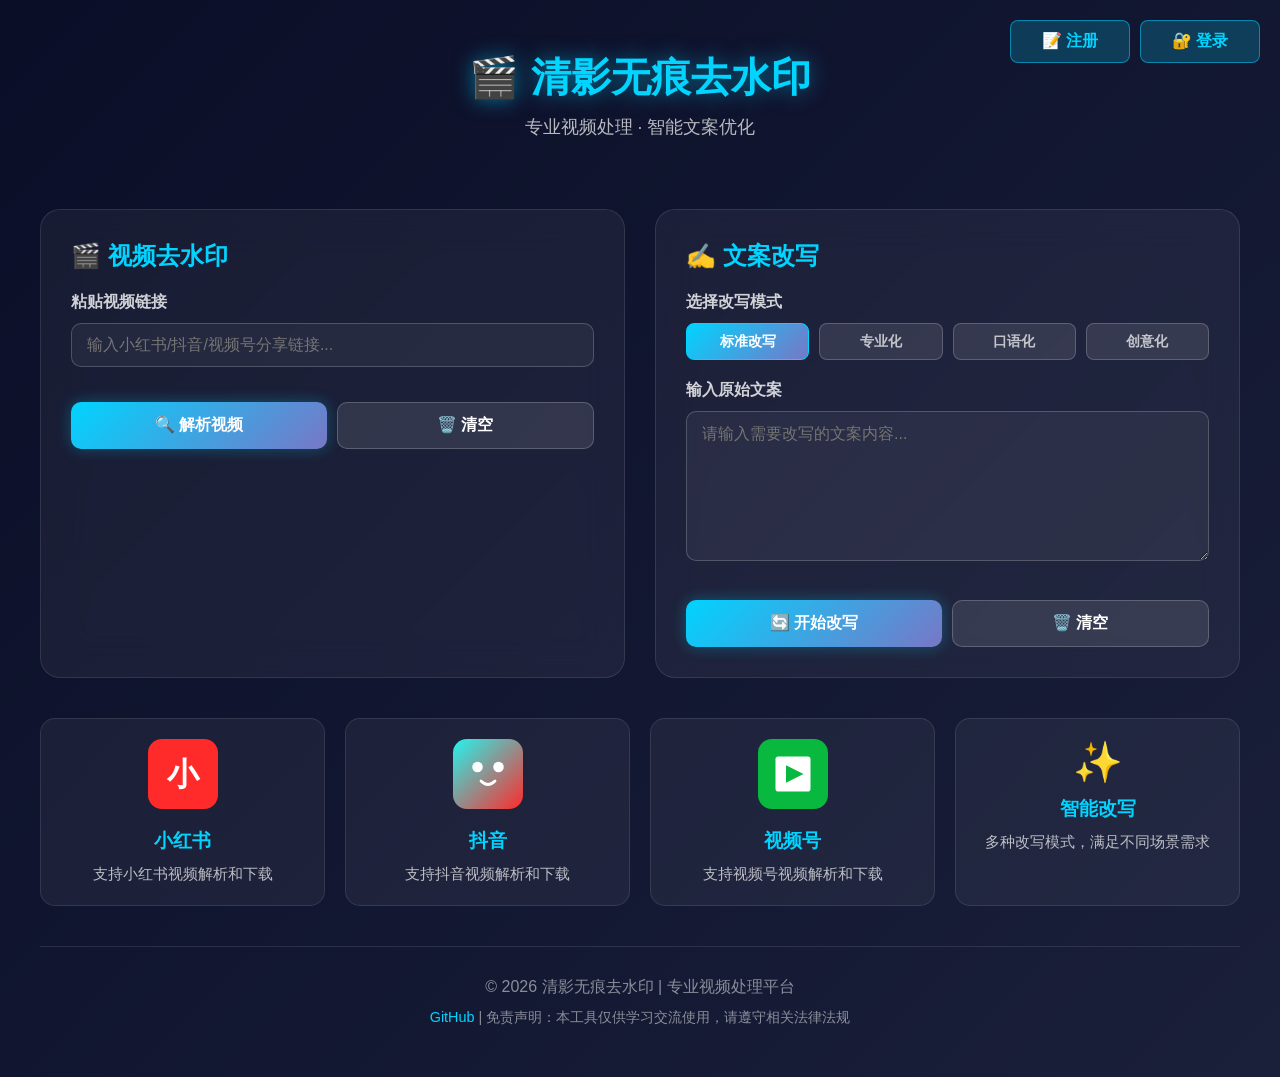
<file: index.html>
<!DOCTYPE html>
<html lang="zh-CN">
<head>
    <meta charset="UTF-8">
    <meta name="viewport" content="width=device-width, initial-scale=1.0">
    <meta http-equiv="Cache-Control" content="no-cache, no-store, must-revalidate">
    <meta http-equiv="Pragma" content="no-cache">
    <meta http-equiv="Expires" content="0">
    <title>清影无痕去水印 - 在线版</title>
    <style>
        * {
            margin: 0;
            padding: 0;
            box-sizing: border-box;
        }

        body {
            font-family: -apple-system, BlinkMacSystemFont, "Segoe UI", Roboto, "Helvetica Neue", Arial, sans-serif;
            background: linear-gradient(135deg, #0a0e27 0%, #1a1f3a 100%);
            color: #d4d4d4;
            min-height: 100vh;
            padding: 20px;
        }

        .container {
            max-width: 1200px;
            margin: 0 auto;
            position: relative;
        }

        header {
            text-align: center;
            margin-bottom: 40px;
            padding: 30px 0;
        }

        header h1 {
            color: #00d4ff;
            font-size: 2.5em;
            margin-bottom: 10px;
            text-shadow: 0 0 20px rgba(0, 212, 255, 0.5);
        }

        header p {
            color: rgba(255, 255, 255, 0.7);
            font-size: 1.1em;
        }

        .main-content {
            display: grid;
            grid-template-columns: 1fr 1fr;
            gap: 30px;
            margin-bottom: 40px;
        }

        .card {
            background: rgba(255, 255, 255, 0.05);
            backdrop-filter: blur(20px);
            border: 1px solid rgba(255, 255, 255, 0.1);
            border-radius: 20px;
            padding: 30px;
            transition: all 0.3s ease;
        }

        .card:hover {
            transform: translateY(-5px);
            box-shadow: 0 10px 40px rgba(0, 212, 255, 0.2);
            border-color: rgba(0, 212, 255, 0.3);
        }

        .card h2 {
            color: #00d4ff;
            margin-bottom: 20px;
            font-size: 1.5em;
        }

        .input-section {
            margin-bottom: 20px;
        }

        .input-section label {
            display: block;
            color: rgba(255, 255, 255, 0.8);
            margin-bottom: 10px;
            font-weight: 600;
        }

        input[type="text"],
        input[type="url"],
        textarea,
        select {
            width: 100%;
            padding: 12px 15px;
            background: rgba(255, 255, 255, 0.05);
            border: 1px solid rgba(255, 255, 255, 0.2);
            border-radius: 10px;
            color: white;
            font-size: 1em;
            font-family: inherit;
            margin-bottom: 15px;
            transition: all 0.3s ease;
        }

        input[type="text"]:focus,
        input[type="url"]:focus,
        textarea:focus,
        select:focus {
            outline: none;
            border-color: #00d4ff;
            box-shadow: 0 0 15px rgba(0, 212, 255, 0.3);
            background: rgba(255, 255, 255, 0.08);
        }

        textarea {
            resize: vertical;
            min-height: 150px;
        }

        .button-group {
            display: flex;
            gap: 10px;
            flex-wrap: wrap;
        }

        button {
            padding: 12px 24px;
            border: none;
            border-radius: 10px;
            font-size: 1em;
            font-weight: 600;
            cursor: pointer;
            transition: all 0.3s ease;
            flex: 1;
            min-width: 120px;
        }

        .btn-primary {
            background: linear-gradient(135deg, #00d4ff 0%, #7877c6 100%);
            color: white;
            box-shadow: 0 0 15px rgba(0, 212, 255, 0.3);
        }

        .btn-primary:hover {
            transform: translateY(-2px);
            box-shadow: 0 5px 20px rgba(0, 212, 255, 0.5);
        }

        .btn-secondary {
            background: rgba(255, 255, 255, 0.1);
            color: white;
            border: 1px solid rgba(255, 255, 255, 0.2);
        }

        .btn-secondary:hover {
            background: rgba(255, 255, 255, 0.15);
        }

        .result-section {
            background: rgba(0, 212, 255, 0.1);
            border: 1px solid rgba(0, 212, 255, 0.3);
            border-radius: 10px;
            padding: 15px;
            margin-top: 20px;
            display: none;
        }

        .result-section.show {
            display: block;
        }

        .result-section h3 {
            color: #00d4ff;
            margin-bottom: 10px;
        }

        .result-text {
            background: rgba(255, 255, 255, 0.05);
            padding: 15px;
            border-radius: 8px;
            color: rgba(255, 255, 255, 0.9);
            word-break: break-all;
            line-height: 1.6;
        }

        .mode-buttons {
            display: flex;
            gap: 10px;
            margin-bottom: 20px;
            flex-wrap: wrap;
        }

        .mode-btn {
            padding: 8px 16px;
            background: rgba(255, 255, 255, 0.1);
            border: 1px solid rgba(255, 255, 255, 0.2);
            border-radius: 8px;
            color: rgba(255, 255, 255, 0.7);
            cursor: pointer;
            transition: all 0.3s ease;
            font-size: 0.9em;
        }

        .mode-btn.active {
            background: linear-gradient(135deg, #00d4ff 0%, #7877c6 100%);
            color: white;
            border-color: #00d4ff;
        }

        .mode-btn:hover {
            background: rgba(0, 212, 255, 0.2);
            border-color: #00d4ff;
            color: #00d4ff;
        }

        .features {
            display: grid;
            grid-template-columns: repeat(auto-fit, minmax(250px, 1fr));
            gap: 20px;
            margin-top: 40px;
        }

        .feature-card {
            background: rgba(255, 255, 255, 0.05);
            border: 1px solid rgba(255, 255, 255, 0.1);
            border-radius: 15px;
            padding: 20px;
            text-align: center;
        }

        .feature-icon {
            font-size: 2.5em;
            margin-bottom: 10px;
        }

        .feature-card h3 {
            color: #00d4ff;
            margin-bottom: 10px;
        }

        .feature-card p {
            color: rgba(255, 255, 255, 0.7);
            font-size: 0.95em;
        }

        .header-buttons {
            position: fixed;
            top: 20px;
            right: 20px;
            display: flex;
            gap: 10px;
            z-index: 1000;
        }

        .header-btn {
            padding: 10px 20px;
            background: rgba(0, 212, 255, 0.2);
            border: 1px solid rgba(0, 212, 255, 0.5);
            border-radius: 8px;
            color: #00d4ff;
            cursor: pointer;
            font-weight: 600;
            transition: all 0.3s ease;
            text-decoration: none;
            display: inline-block;
            font-size: 1em;
            font-family: inherit;
        }

        .header-btn:hover {
            background: rgba(0, 212, 255, 0.3);
            box-shadow: 0 0 15px rgba(0, 212, 255, 0.3);
        }

        .logo-click-area {
            cursor: pointer;
            user-select: none;
        }

        footer {
            text-align: center;
            padding: 30px 0;
            color: rgba(255, 255, 255, 0.5);
            border-top: 1px solid rgba(255, 255, 255, 0.1);
            margin-top: 40px;
        }

        .success-message {
            background: rgba(0, 255, 136, 0.2);
            border: 1px solid rgba(0, 255, 136, 0.4);
            color: #00ff88;
            padding: 15px;
            border-radius: 10px;
            margin-top: 15px;
            display: none;
        }

        .success-message.show {
            display: block;
        }

        @media (max-width: 768px) {
            .main-content {
                grid-template-columns: 1fr;
            }

            header h1 {
                font-size: 1.8em;
            }

            .button-group {
                flex-direction: column;
            }

            button {
                width: 100%;
            }
        }
    </style>
</head>
<body>
    <div class="header-buttons">
        <div id="userInfo" style="display: none; align-items: center; gap: 15px;">
            <span id="username" style="color: #00d4ff; font-weight: 600;"></span>
            <button id="logoutBtn" class="header-btn" style="padding: 8px 16px; font-size: 0.9em;">🚪 登出</button>
        </div>
        <div id="authButtons" style="display: flex; gap: 10px;">
            <button class="header-btn" onclick="navigateToAuth(event)">📝 注册</button>
            <button class="header-btn" onclick="navigateToAuth(event)">🔐 登录</button>
        </div>
    </div>
    <div class="container">
        <header>
            <h1 class="logo-click-area">🎬 清影无痕去水印</h1>
            <p>专业视频处理 · 智能文案优化</p>
        </header>

        <div class="main-content">
            <!-- 视频去水印 -->
            <div class="card">
                <h2>🎬 视频去水印</h2>
                
                <div class="input-section">
                    <label>粘贴视频链接</label>
                    <input type="url" id="videoUrl" placeholder="输入小红书/抖音/视频号分享链接...">
                </div>

                <div class="button-group">
                    <button class="btn-primary" onclick="parseVideo()">🔍 解析视频</button>
                    <button class="btn-secondary" onclick="clearVideoForm()">🗑️ 清空</button>
                </div>

                <div class="result-section" id="videoResult">
                    <h3>✅ 解析成功</h3>
                    <div class="result-text" id="videoResultText"></div>
                    <div class="button-group" style="margin-top: 15px;">
                        <button class="btn-primary" onclick="copyVideoLink()">📋 复制链接</button>
                    </div>
                </div>

                <div class="success-message" id="videoSuccess"></div>
            </div>

            <!-- 文案改写 -->
            <div class="card">
                <h2>✍️ 文案改写</h2>

                <div class="input-section">
                    <label>选择改写模式</label>
                    <div class="mode-buttons">
                        <button class="mode-btn active" onclick="selectMode('standard', this)">标准改写</button>
                        <button class="mode-btn" onclick="selectMode('professional', this)">专业化</button>
                        <button class="mode-btn" onclick="selectMode('casual', this)">口语化</button>
                        <button class="mode-btn" onclick="selectMode('creative', this)">创意化</button>
                    </div>
                </div>

                <div class="input-section">
                    <label>输入原始文案</label>
                    <textarea id="originalText" placeholder="请输入需要改写的文案内容..."></textarea>
                </div>

                <div class="button-group">
                    <button class="btn-primary" onclick="rewriteText()">🔄 开始改写</button>
                    <button class="btn-secondary" onclick="clearTextForm()">🗑️ 清空</button>
                </div>

                <div class="result-section" id="rewriteResult">
                    <h3>✅ 改写完成</h3>
                    <div class="result-text" id="rewriteResultText"></div>
                    <div class="button-group" style="margin-top: 15px;">
                        <button class="btn-primary" onclick="copyRewriteResult()">📋 复制结果</button>
                        <button class="btn-secondary" onclick="downloadRewriteResult()">💾 下载文本</button>
                    </div>
                </div>

                <div class="success-message" id="rewriteSuccess"></div>
            </div>
        </div>

        <!-- 功能特性 -->
        <div class="features">
            <!-- 小红书 -->
            <div class="feature-card">
                <div class="feature-icon">
                    <svg viewBox="0 0 200 200" xmlns="http://www.w3.org/2000/svg" style="width: 70px; height: 70px;">
                        <rect width="200" height="200" fill="#FF2B2B" rx="40"/>
                        <text x="100" y="130" font-size="90" font-weight="bold" fill="white" text-anchor="middle" font-family="Arial, sans-serif">小</text>
                    </svg>
                </div>
                <h3>小红书</h3>
                <p>支持小红书视频解析和下载</p>
            </div>
            <!-- 抖音 -->
            <div class="feature-card">
                <div class="feature-icon">
                    <svg viewBox="0 0 200 200" xmlns="http://www.w3.org/2000/svg" style="width: 70px; height: 70px;">
                        <defs>
                            <linearGradient id="douyin-gradient" x1="0%" y1="0%" x2="100%" y2="100%">
                                <stop offset="0%" style="stop-color:#25F4EE;stop-opacity:1" />
                                <stop offset="100%" style="stop-color:#FF2B2B;stop-opacity:1" />
                            </linearGradient>
                        </defs>
                        <rect width="200" height="200" fill="url(#douyin-gradient)" rx="40"/>
                        <circle cx="70" cy="80" r="15" fill="white"/>
                        <circle cx="130" cy="80" r="15" fill="white"/>
                        <path d="M 80 120 Q 100 140 120 120" stroke="white" stroke-width="8" fill="none" stroke-linecap="round"/>
                    </svg>
                </div>
                <h3>抖音</h3>
                <p>支持抖音视频解析和下载</p>
            </div>
            <!-- 视频号 -->
            <div class="feature-card">
                <div class="feature-icon">
                    <svg viewBox="0 0 200 200" xmlns="http://www.w3.org/2000/svg" style="width: 70px; height: 70px;">
                        <rect width="200" height="200" fill="#09B83E" rx="40"/>
                        <rect x="50" y="50" width="100" height="100" fill="white" rx="8"/>
                        <polygon points="80,75 80,125 130,100" fill="#09B83E"/>
                    </svg>
                </div>
                <h3>视频号</h3>
                <p>支持视频号视频解析和下载</p>
            </div>
            <!-- 智能改写 -->
            <div class="feature-card">
                <div class="feature-icon">✨</div>
                <h3>智能改写</h3>
                <p>多种改写模式，满足不同场景需求</p>
            </div>
        </div>

        <footer>
            <p>© 2026 清影无痕去水印 | 专业视频处理平台</p>
            <p style="margin-top: 10px; font-size: 0.9em;">
                <a href="https://github.com" style="color: #00d4ff; text-decoration: none;">GitHub</a> | 
                免责声明：本工具仅供学习交流使用，请遵守相关法律法规
            </p>
        </footer>
    </div>

    <script>
        let currentMode = 'standard';
        let logoClickCount = 0;
        let logoClickTimer = null;

        // 导航到登录/注册页面
        function navigateToAuth(event) {
            if (event) {
                event.preventDefault();
            }
            // 使用相对路径，支持本地和 GitHub Pages
            window.location.href = 'auth.html';
            return false;
        }

        // 检查登录状态并显示用户信息
        function checkLoginStatus() {
            const currentUser = localStorage.getItem('video_tool_current_user') || sessionStorage.getItem('video_tool_current_user');
            const userInfoDiv = document.getElementById('userInfo');
            const authButtonsDiv = document.getElementById('authButtons');
            const usernameSpan = document.getElementById('username');
            const logoutBtn = document.getElementById('logoutBtn');
            
            if (currentUser) {
                const user = JSON.parse(currentUser);
                usernameSpan.textContent = `👤 ${user.username}`;
                userInfoDiv.style.display = 'flex';
                authButtonsDiv.style.display = 'none';
                
                // 登出功能
                logoutBtn.addEventListener('click', function() {
                    localStorage.removeItem('video_tool_current_user');
                    sessionStorage.removeItem('video_tool_current_user');
                    location.reload();
                });
            } else {
                userInfoDiv.style.display = 'none';
                authButtonsDiv.style.display = 'flex';
            }
        }

        // 页面加载完成后初始化
        document.addEventListener('DOMContentLoaded', function() {
            console.log('页面已加载');
            
            // 检查登录状态
            checkLoginStatus();
            
            // 添加隐藏的后台管理系统入口
            const logoElement = document.querySelector('.logo-click-area');
            if (logoElement) {
                logoElement.addEventListener('click', function() {
                    logoClickCount++;
                    
                    // 清除之前的计时器
                    if (logoClickTimer) {
                        clearTimeout(logoClickTimer);
                    }
                    
                    // 如果5秒内没有继续点击，重置计数
                    logoClickTimer = setTimeout(() => {
                        logoClickCount = 0;
                    }, 5000);
                    
                    // 点击5下时跳转到后台管理系统
                    if (logoClickCount === 5) {
                        logoClickCount = 0;
                        clearTimeout(logoClickTimer);
                        window.location.href = 'admin.html';
                    }
                });
            }
        });

        // 选择改写模式
        function selectMode(mode, btn) {
            currentMode = mode;
            document.querySelectorAll('.mode-btn').forEach(b => {
                b.classList.remove('active');
            });
            btn.classList.add('active');
        }

        // 解析视频
        function parseVideo() {
            const url = document.getElementById('videoUrl').value.trim();
            const result = document.getElementById('videoResult');

            if (!url) {
                alert('请输入视频链接');
                return;
            }

            if (!url.includes('http')) {
                alert('请输入有效的链接');
                return;
            }

            // 调用 API 解析视频
            parseVideoWithAPI(url, result);
        }

        // 使用 API 解析视频
        function parseVideoWithAPI(url, resultElement) {
            // 清空之前的结果
            resultElement.innerHTML = '';
            
            // 显示加载状态
            const loadingDiv = document.createElement('div');
            loadingDiv.style.cssText = 'text-align: center; padding: 20px;';
            loadingDiv.innerHTML = `
                <div style="font-size: 2em; margin-bottom: 10px;">⏳</div>
                <strong>正在解析视频...</strong><br>
                <span style="color: rgba(255,255,255,0.6); font-size: 0.9em;">请稍候</span>
            `;
            resultElement.appendChild(loadingDiv);
            resultElement.classList.add('show');

            // 尝试多个 API
            const apis = [
                // API 1: wxshares - 使用正确的配置
                {
                    url: 'https://api.wxshares.com/api/qsy/plus',
                    method: 'POST',
                    headers: {
                        'Content-Type': 'application/x-www-form-urlencoded;charset=utf-8'
                    },
                    body: new URLSearchParams({
                        key: 'puM4bNPd7nBIFcRXBUgvfutGzE',
                        url: url
                    }).toString()
                }
            ];

            let apiIndex = 0;

            function tryNextApi() {
                if (apiIndex >= apis.length) {
                    // 所有 API 都失败，显示演示结果
                    resultElement.innerHTML = '';
                    showDemoResult(url, resultElement);
                    return;
                }

                const api = apis[apiIndex];
                apiIndex++;

                fetch(api.url, {
                    method: api.method,
                    headers: api.headers,
                    body: api.body,
                    timeout: 10000
                })
                .then(response => {
                    console.log('响应状态:', response.status);
                    if (!response.ok) {
                        throw new Error(`HTTP error! status: ${response.status}`);
                    }
                    return response.json();
                })
                .then(data => {
                    console.log('API 响应:', data);
                    
                    if (data && data.code === 200 && data.data) {
                        const videoData = data.data;
                        const videoUrl = videoData.url || '';
                        
                        if (videoUrl) {
                            resultElement.innerHTML = '';
                            
                            const titleDiv = document.createElement('div');
                            titleDiv.style.cssText = 'margin-bottom: 15px;';
                            titleDiv.innerHTML = `
                                <strong>✅ 解析成功</strong><br><br>
                                <strong>视频标题：</strong> ${videoData.title || '未获取'}<br>
                                <strong>视频描述：</strong> ${videoData.desc || '未获取'}<br>
                            `;
                            resultElement.appendChild(titleDiv);
                            
                            // 创建视频预览提示（由于平台限制，无法直接播放）
                            const videoContainer = document.createElement('div');
                            videoContainer.style.cssText = 'margin-bottom: 15px; border-radius: 10px; overflow: hidden; background: linear-gradient(135deg, rgba(0,212,255,0.1) 0%, rgba(120,119,198,0.1) 100%); border: 2px solid rgba(0,212,255,0.3); padding: 30px; text-align: center;';
                            videoContainer.innerHTML = `
                                <div style="font-size: 3em; margin-bottom: 15px;">🎬</div>
                                <h3 style="color: #00d4ff; margin-bottom: 10px; font-size: 1.3em;">视频解析成功！</h3>
                                <p style="color: rgba(255,255,255,0.8); margin-bottom: 20px; line-height: 1.6;">
                                    由于视频平台的防盗链保护，无法直接在网页中播放<br>
                                    请使用下方按钮下载或在新窗口中打开视频
                                </p>
                                <div style="display: flex; gap: 10px; justify-content: center; flex-wrap: wrap;">
                                    <button onclick="downloadVideo('${videoUrl}')" 
                                            style="padding: 12px 24px; background: linear-gradient(135deg, #00d4ff 0%, #7877c6 100%); 
                                                   border: none; border-radius: 10px; color: white; cursor: pointer; font-weight: 600; font-size: 1em;
                                                   box-shadow: 0 4px 15px rgba(0,212,255,0.3); transition: all 0.3s ease;">
                                        ⬇️ 下载视频
                                    </button>
                                    <button onclick="window.open('${videoUrl}', '_blank')" 
                                            style="padding: 12px 24px; background: rgba(255,255,255,0.1); 
                                                   border: 1px solid rgba(255,255,255,0.3); border-radius: 10px; color: white; cursor: pointer; font-weight: 600; font-size: 1em;
                                                   transition: all 0.3s ease;">
                                        🔗 新窗口打开
                                    </button>
                                </div>
                            `;
                            resultElement.appendChild(videoContainer);
                            
                            // 添加无水印链接显示
                            const linkContainer = document.createElement('div');
                            linkContainer.style.cssText = 'margin-top: 15px; padding: 15px; background: rgba(0, 0, 0, 0.3); border: 1px solid rgba(0, 212, 255, 0.3); border-radius: 10px;';
                            linkContainer.innerHTML = `
                                <strong style="color: #00d4ff;">🔗 无水印视频链接：</strong><br>
                                <code style="background: rgba(0,0,0,0.3); padding: 8px; border-radius: 4px; display: block; word-break: break-all; font-size: 0.85em; margin-top: 8px; color: #00ff88; line-height: 1.5;">
                                    ${videoUrl}
                                </code>
                                <button onclick="copyToClipboard('${videoUrl}')" 
                                        style="margin-top: 10px; padding: 8px 16px; background: rgba(0,212,255,0.2); 
                                               border: 1px solid rgba(0,212,255,0.5); border-radius: 8px; color: #00d4ff; cursor: pointer; font-weight: 600; font-size: 0.9em;">
                                    📋 复制链接
                                </button>
                            `;
                            resultElement.appendChild(linkContainer);
                            return;
                        }
                    } else {
                        console.log('API 返回错误:', data.msg || '未知错误');
                    }
                    tryNextApi();
                })
                .catch(error => {
                    console.error('API 错误:', error);
                    tryNextApi();
                });
            }

            tryNextApi();
        }
        
        // 复制到剪贴板
        function copyToClipboard(text) {
            navigator.clipboard.writeText(text).then(() => {
                showSuccess('videoSuccess', '✅ 链接已复制到剪贴板');
            }).catch(() => {
                alert('复制失败，请手动复制');
            });
        }

        // 显示演示结果
        function showDemoResult(url, resultElement) {
            // 清空之前的内容
            resultElement.innerHTML = '';
            
            const titleDiv = document.createElement('div');
            titleDiv.style.cssText = 'margin-bottom: 15px;';
            titleDiv.innerHTML = `
                <strong>✅ 链接已识别</strong><br><br>
                <strong>视频标题：</strong> 示例视频<br>
                <strong>视频描述：</strong> 这是一个演示视频<br>
            `;
            resultElement.appendChild(titleDiv);
            
            // 创建视频容器（放在 result-text 之外）
            const videoContainer = document.createElement('div');
            videoContainer.style.cssText = 'margin-bottom: 15px; border-radius: 10px; overflow: hidden; background: #000; min-height: 300px; display: flex; align-items: center; justify-content: center;';
            videoContainer.innerHTML = `
                <div style="text-align: center; color: #00d4ff; padding: 40px;">
                    <div style="font-size: 3em; margin-bottom: 15px;">🎬</div>
                    <strong>演示视频播放器</strong><br>
                    <span style="font-size: 0.9em; color: rgba(0, 212, 255, 0.7);">此为演示版本，完整功能请使用本地版本</span>
                </div>
            `;
            resultElement.appendChild(videoContainer);
            
            // 创建说明容器
            const noteContainer = document.createElement('div');
            noteContainer.style.cssText = 'margin-top: 15px; padding: 15px; background: rgba(0, 212, 255, 0.1); border: 1px solid rgba(0, 212, 255, 0.3); border-radius: 10px;';
            noteContainer.innerHTML = `
                <strong style="color: #00d4ff;">📝 说明：</strong><br>
                此在线版本为演示版本，API 服务暂时不可用。<br>
                完整功能请使用本地版本。<br><br>
                <strong style="color: #00d4ff;">💻 本地版本功能：</strong>
                <ul style="margin-left: 20px; margin-top: 10px;">
                    <li>✓ 完整的视频解析</li>
                    <li>✓ 视频预览</li>
                    <li>✓ 视频下载</li>
                    <li>✓ 文案改写</li>
                    <li>✓ 违禁词检测</li>
                </ul>
            `;
            resultElement.appendChild(noteContainer);
            
            // 添加下载按钮
            const buttonGroup = document.createElement('div');
            buttonGroup.className = 'button-group';
            buttonGroup.style.marginTop = '15px';
            buttonGroup.innerHTML = `
                <button class="btn-secondary" onclick="copyVideoLink()">📋 复制链接</button>
            `;
            resultElement.appendChild(buttonGroup);
        }

        // 视频预览功能
        function previewVideo(url) {
            const modal = document.createElement('div');
            modal.style.cssText = `
                position: fixed;
                top: 0;
                left: 0;
                width: 100%;
                height: 100%;
                background: rgba(0,0,0,0.8);
                display: flex;
                align-items: center;
                justify-content: center;
                z-index: 2000;
            `;
            
            modal.innerHTML = `
                <div style="background: #1a1f3a; padding: 20px; border-radius: 15px; max-width: 90%; max-height: 90%; overflow: auto;">
                    <div style="display: flex; justify-content: space-between; align-items: center; margin-bottom: 15px;">
                        <h3 style="color: #00d4ff; margin: 0;">视频预览</h3>
                        <button onclick="this.closest('div').parentElement.remove()" style="background: none; border: none; color: #00d4ff; font-size: 1.5em; cursor: pointer;">✕</button>
                    </div>
                    <video width="100%" height="auto" controls style="border-radius: 10px; max-width: 800px;">
                        <source src="${url}" type="video/mp4">
                        您的浏览器不支持视频预览
                    </video>
                </div>
            `;
            
            document.body.appendChild(modal);
            modal.addEventListener('click', function(e) {
                if (e.target === modal) {
                    modal.remove();
                }
            });
        }

        // 在弹窗中播放视频
        function playVideoInModal(url) {
            const modal = document.createElement('div');
            modal.style.cssText = `
                position: fixed;
                top: 0;
                left: 0;
                width: 100%;
                height: 100%;
                background: rgba(0,0,0,0.95);
                display: flex;
                align-items: center;
                justify-content: center;
                z-index: 9999;
                animation: fadeIn 0.3s ease;
            `;
            
            modal.innerHTML = `
                <div style="width: 90%; max-width: 1200px; position: relative;">
                    <div style="display: flex; justify-content: space-between; align-items: center; margin-bottom: 20px;">
                        <h3 style="color: #00d4ff; margin: 0; font-size: 1.5em;">🎬 视频播放</h3>
                        <button onclick="this.closest('div').parentElement.remove()" 
                                style="background: rgba(255,255,255,0.1); border: none; color: white; 
                                       font-size: 2em; cursor: pointer; width: 50px; height: 50px; 
                                       border-radius: 50%; transition: all 0.3s ease;"
                                onmouseover="this.style.background='rgba(255,255,255,0.2)'"
                                onmouseout="this.style.background='rgba(255,255,255,0.1)'">✕</button>
                    </div>
                    <video width="100%" height="auto" controls autoplay 
                           style="border-radius: 15px; box-shadow: 0 10px 50px rgba(0,212,255,0.3); max-height: 80vh;">
                        <source src="${url}" type="video/mp4">
                        您的浏览器不支持视频播放
                    </video>
                    <div style="margin-top: 15px; text-align: center;">
                        <p style="color: rgba(255,255,255,0.7); font-size: 0.9em;">
                            💡 提示：如果视频无法播放，请点击 
                            <a href="${url}" target="_blank" style="color: #00d4ff; text-decoration: none;">在新窗口打开</a>
                        </p>
                    </div>
                </div>
            `;
            
            document.body.appendChild(modal);
            
            // 点击背景关闭
            modal.addEventListener('click', function(e) {
                if (e.target === modal) {
                    modal.remove();
                }
            });
            
            // ESC键关闭
            document.addEventListener('keydown', function closeOnEsc(e) {
                if (e.key === 'Escape') {
                    modal.remove();
                    document.removeEventListener('keydown', closeOnEsc);
                }
            });
        }

        // 视频下载功能
        function downloadVideo(url) {
            if (!url) {
                alert('没有可下载的视频链接');
                return;
            }
            try {
                const a = document.createElement('a');
                a.href = url;
                a.download = `video_${new Date().getTime()}.mp4`;
                document.body.appendChild(a);
                a.click();
                document.body.removeChild(a);
                showSuccess('videoSuccess', '✅ 下载已开始');
            } catch (error) {
                console.error('下载失败:', error);
                alert('下载失败，请重试');
            }
        }

        // 复制视频链接
        function copyVideoLink() {
            const url = document.getElementById('videoUrl').value.trim();
            if (url) {
                navigator.clipboard.writeText(url).then(() => {
                    showSuccess('videoSuccess', '✅ 链接已复制到剪贴板');
                }).catch(() => {
                    alert('复制失败，请手动复制');
                });
            } else {
                alert('请先输入视频链接');
            }
        }

        // 改写文案
        function rewriteText() {
            const text = document.getElementById('originalText').value.trim();
            const result = document.getElementById('rewriteResult');

            if (!text) {
                alert('请输入需要改写的文案');
                return;
            }

            const rewrittenText = performRewrite(text, currentMode);
            document.getElementById('rewriteResultText').textContent = rewrittenText;
            result.classList.add('show');
        }

        // 改写函数
        function performRewrite(text, mode) {
            const replacements = {
                standard: {
                    '很': '非常',
                    '好': '优秀',
                    '不错': '很棒',
                    '可以': '值得',
                    '喜欢': '热爱',
                    '想': '期待'
                },
                professional: {
                    '很': '相当',
                    '好': '优质',
                    '不错': '卓越',
                    '可以': '可行',
                    '喜欢': '倾向',
                    '想': '建议'
                },
                casual: {
                    '非常': '超',
                    '优秀': '牛',
                    '很棒': '棒棒',
                    '值得': '必须',
                    '热爱': '爱死了',
                    '期待': '想要'
                },
                creative: {
                    '很': '贼',
                    '好': '绝了',
                    '不错': '妙不可言',
                    '可以': '绝对可以',
                    '喜欢': '沉迷',
                    '想': '梦想'
                }
            };

            let result = text;
            const modeReplacements = replacements[mode] || replacements.standard;
            
            for (const [key, value] of Object.entries(modeReplacements)) {
                result = result.replace(new RegExp(key, 'g'), value);
            }

            return result;
        }

        // 复制改写结果
        function copyRewriteResult() {
            const text = document.getElementById('rewriteResultText').textContent;
            if (text) {
                navigator.clipboard.writeText(text).then(() => {
                    showSuccess('rewriteSuccess', '✅ 结果已复制到剪贴板');
                }).catch(() => {
                    alert('复制失败，请手动复制');
                });
            } else {
                alert('没有可复制的内容');
            }
        }

        // 下载改写结果
        function downloadRewriteResult() {
            const text = document.getElementById('rewriteResultText').textContent;
            if (!text) {
                alert('没有可下载的内容');
                return;
            }
            try {
                const blob = new Blob([text], { type: 'text/plain;charset=utf-8' });
                const url = URL.createObjectURL(blob);
                const a = document.createElement('a');
                a.href = url;
                a.download = `改写结果_${new Date().toISOString().split('T')[0]}.txt`;
                document.body.appendChild(a);
                a.click();
                document.body.removeChild(a);
                URL.revokeObjectURL(url);
                showSuccess('rewriteSuccess', '✅ 文件已下载');
            } catch (error) {
                console.error('下载失败:', error);
                alert('下载失败，请重试');
            }
        }

        // 清空表单
        function clearVideoForm() {
            document.getElementById('videoUrl').value = '';
            const videoResult = document.getElementById('videoResult');
            videoResult.innerHTML = '<h3>✅ 解析成功</h3><div class="result-text" id="videoResultText"></div><div class="button-group" style="margin-top: 15px;"><button class="btn-primary" onclick="copyVideoLink()">📋 复制链接</button></div>';
            videoResult.classList.remove('show');
        }

        function clearTextForm() {
            document.getElementById('originalText').value = '';
            const rewriteResult = document.getElementById('rewriteResult');
            rewriteResult.innerHTML = '<h3>✅ 改写完成</h3><div class="result-text" id="rewriteResultText"></div><div class="button-group" style="margin-top: 15px;"><button class="btn-primary" onclick="copyRewriteResult()">📋 复制结果</button><button class="btn-secondary" onclick="downloadRewriteResult()">💾 下载文本</button></div>';
            rewriteResult.classList.remove('show');
        }

        // 显示成功信息
        function showSuccess(elementId, message) {
            const element = document.getElementById(elementId);
            element.textContent = message;
            element.classList.add('show');
            
            setTimeout(() => {
                element.classList.remove('show');
            }, 2000);
        }

        // 显示错误信息
        function showError(message) {
            alert('❌ ' + message);
        }
    </script>
</body>
</html>
</file>
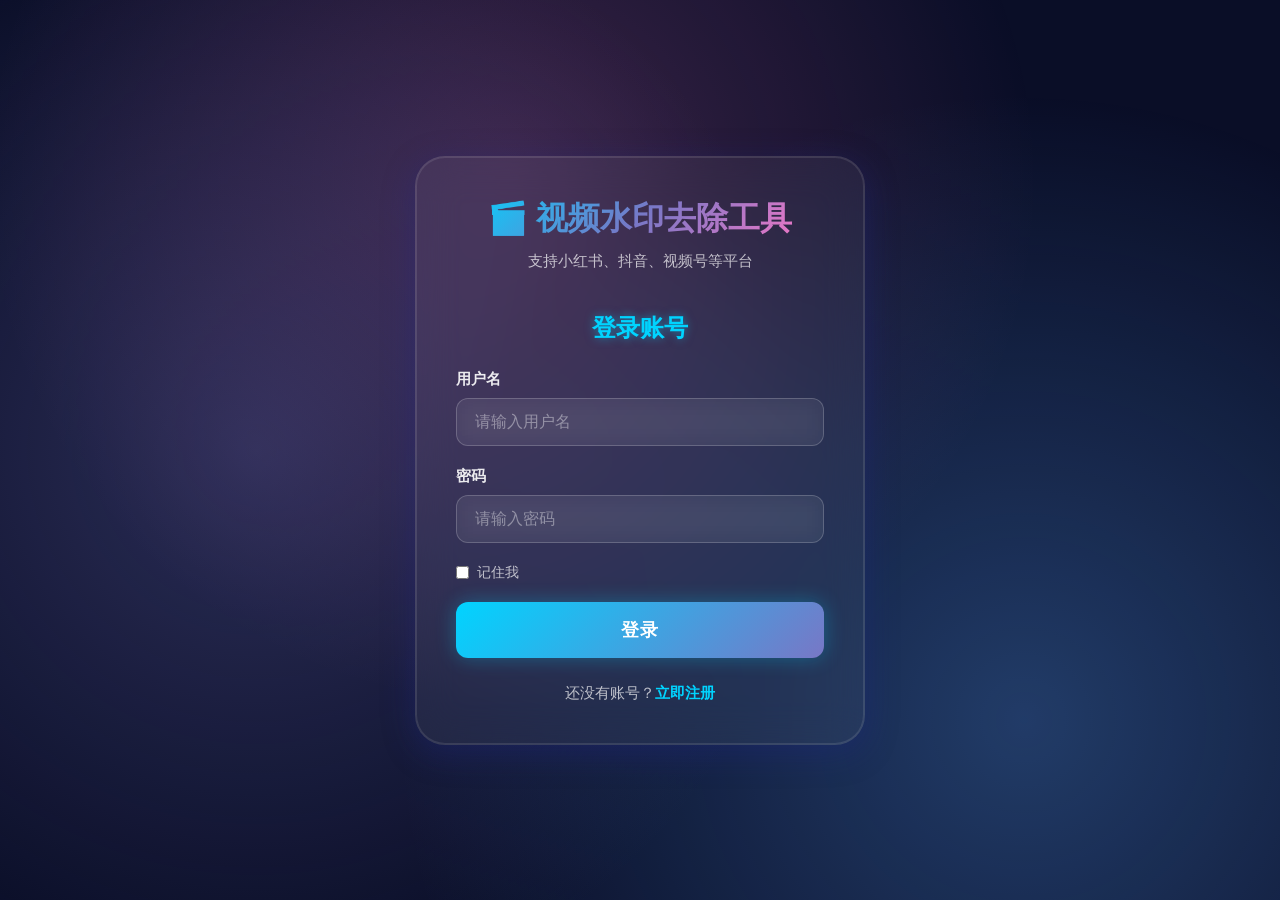
<file: admin.html>
<!DOCTYPE html>
<html lang="zh-CN">
<head>
    <meta charset="UTF-8">
    <meta name="viewport" content="width=device-width, initial-scale=1.0">
    <title>清影无痕去水印 - 管理后台</title>
    <link rel="stylesheet" href="admin.css">
</head>
<body>
    <div class="admin-container">
        <!-- 侧边栏 -->
        <aside class="sidebar">
            <div class="logo">
                <h2>🎬 清影无痕去水印</h2>
            </div>
            <nav class="nav-menu">
                <a href="#" class="nav-item active" data-page="dashboard">
                    <span class="icon">📊</span>
                    <span>数据概览</span>
                </a>
                <a href="#" class="nav-item" data-page="users">
                    <span class="icon">👥</span>
                    <span>用户管理</span>
                </a>
                <a href="#" class="nav-item" data-page="logs">
                    <span class="icon">📝</span>
                    <span>使用记录</span>
                </a>
                <a href="#" class="nav-item" data-page="settings">
                    <span class="icon">⚙️</span>
                    <span>系统设置</span>
                </a>
            </nav>
            <div class="sidebar-footer">
                <button id="backToMainBtn" class="btn-secondary">返回主页</button>
                <button id="adminLogoutBtn" class="btn-logout">退出登录</button>
            </div>
        </aside>

        <!-- 主内容区 -->
        <main class="main-content">
            <!-- 顶部栏 -->
            <header class="top-bar">
                <div class="page-title">
                    <h1 id="pageTitle">数据概览</h1>
                </div>
                <div class="user-info">
                    <span>管理员：<strong id="adminUsername"></strong></span>
                </div>
            </header>

            <!-- 数据概览页面 -->
            <div id="dashboardPage" class="page-content active">
                <div class="stats-grid">
                    <div class="stat-card">
                        <div class="stat-icon">👥</div>
                        <div class="stat-info">
                            <h3>总用户数</h3>
                            <p class="stat-value" id="totalUsers">0</p>
                        </div>
                    </div>
                    <div class="stat-card">
                        <div class="stat-icon">🎬</div>
                        <div class="stat-info">
                            <h3>解析次数</h3>
                            <p class="stat-value" id="totalParses">0</p>
                        </div>
                    </div>
                    <div class="stat-card">
                        <div class="stat-icon">⬇️</div>
                        <div class="stat-info">
                            <h3>下载次数</h3>
                            <p class="stat-value" id="totalDownloads">0</p>
                        </div>
                    </div>
                    <div class="stat-card">
                        <div class="stat-icon">🌐</div>
                        <div class="stat-info">
                            <h3>今日访问</h3>
                            <p class="stat-value" id="todayVisits">0</p>
                        </div>
                    </div>
                </div>

                <div class="chart-section">
                    <div class="chart-card">
                        <h3>最近7天使用趋势</h3>
                        <div id="usageChart" class="chart-placeholder">
                            <canvas id="chartCanvas"></canvas>
                        </div>
                    </div>
                </div>
            </div>

            <!-- 用户管理页面 -->
            <div id="usersPage" class="page-content">
                <div class="page-header">
                    <h2>用户列表</h2>
                    <div class="search-box">
                        <input type="text" id="userSearch" placeholder="搜索用户名或邮箱...">
                    </div>
                </div>
                <div class="table-container">
                    <table class="data-table">
                        <thead>
                            <tr>
                                <th>用户名</th>
                                <th>邮箱</th>
                                <th>注册时间</th>
                                <th>使用次数</th>
                                <th>状态</th>
                                <th>操作</th>
                            </tr>
                        </thead>
                        <tbody id="usersTableBody">
                            <!-- 动态生成 -->
                        </tbody>
                    </table>
                </div>
            </div>

            <!-- 使用记录页面 -->
            <div id="logsPage" class="page-content">
                <div class="page-header">
                    <h2>使用记录</h2>
                    <div class="filter-box">
                        <select id="logFilter">
                            <option value="all">全部记录</option>
                            <option value="parse">解析记录</option>
                            <option value="download">下载记录</option>
                            <option value="login">登录记录</option>
                        </select>
                    </div>
                </div>
                <div class="table-container">
                    <table class="data-table">
                        <thead>
                            <tr>
                                <th>时间</th>
                                <th>用户</th>
                                <th>操作类型</th>
                                <th>详情</th>
                                <th>状态</th>
                            </tr>
                        </thead>
                        <tbody id="logsTableBody">
                            <!-- 动态生成 -->
                        </tbody>
                    </table>
                </div>
            </div>

            <!-- 系统设置页面 -->
            <div id="settingsPage" class="page-content">
                <div class="settings-section">
                    <h2>系统设置</h2>
                    
                    <div class="setting-card">
                        <h3>API 配置</h3>
                        <div class="form-group">
                            <label>API 密钥</label>
                            <input type="text" id="apiKey" placeholder="输入 API 密钥">
                        </div>
                        <div class="form-group">
                            <label>API 地址</label>
                            <input type="text" id="apiUrl" placeholder="输入 API 地址">
                        </div>
                        <button class="btn-primary" id="saveApiBtn">保存 API 配置</button>
                    </div>

                    <div class="setting-card">
                        <h3>系统维护</h3>
                        <div class="maintenance-actions">
                            <button class="btn-warning" id="clearLogsBtn">清空使用记录</button>
                            <button class="btn-warning" id="clearStatsBtn">重置统计数据</button>
                            <button class="btn-danger" id="clearAllDataBtn">清空所有数据</button>
                        </div>
                    </div>

                    <div class="setting-card">
                        <h3>数据导出</h3>
                        <div class="export-actions">
                            <button class="btn-secondary" id="exportUsersBtn">导出用户数据</button>
                            <button class="btn-secondary" id="exportLogsBtn">导出使用记录</button>
                        </div>
                    </div>
                </div>
            </div>
        </main>
    </div>

    <!-- 用户详情弹窗 -->
    <div id="userModal" class="modal hidden">
        <div class="modal-content">
            <div class="modal-header">
                <h3>用户详情</h3>
                <button class="modal-close">&times;</button>
            </div>
            <div class="modal-body" id="userModalBody">
                <!-- 动态生成 -->
            </div>
        </div>
    </div>

    <script src="admin.js"></script>
</body>
</html>
</file>
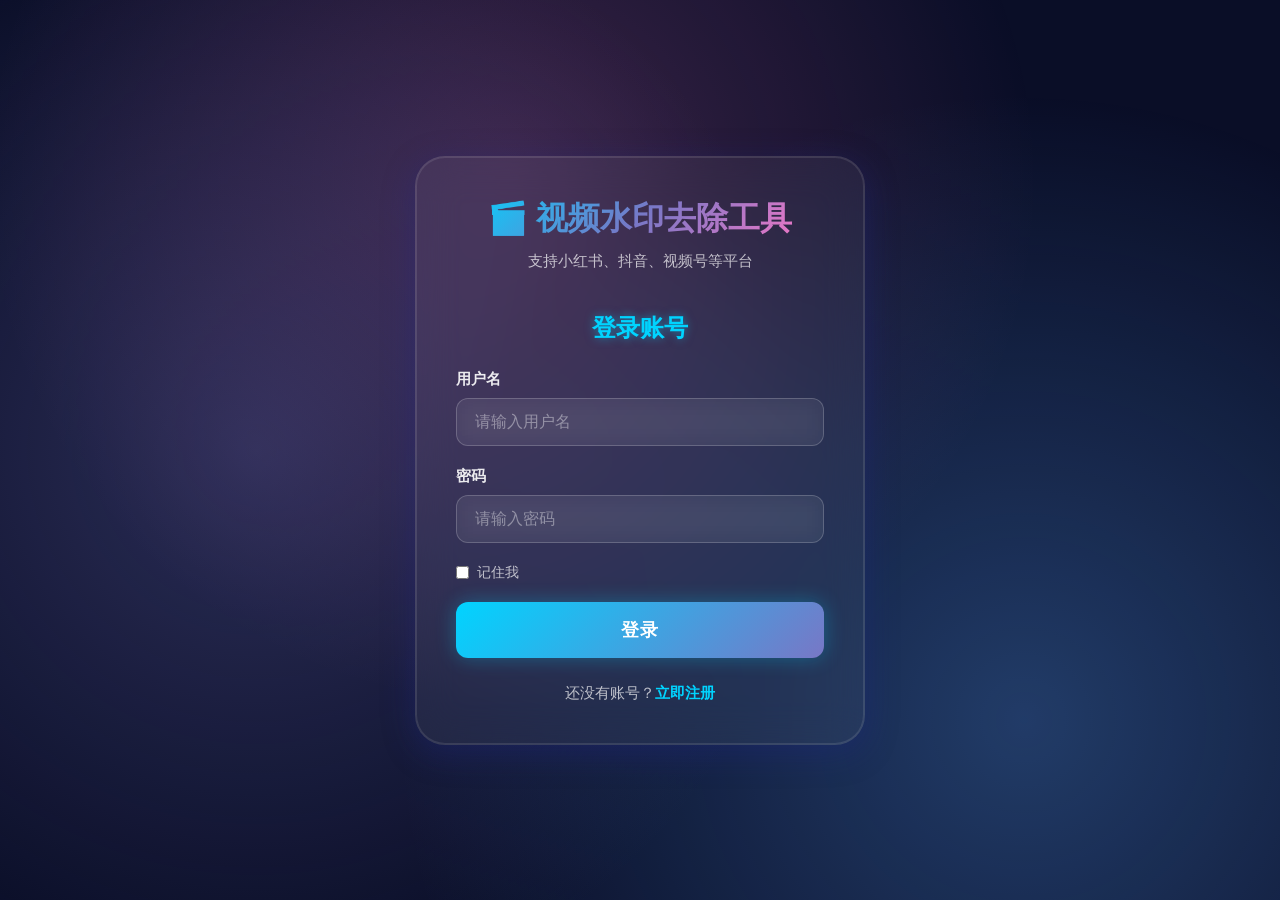
<file: auth.html>
<!DOCTYPE html>
<html lang="zh-CN">
<head>
    <meta charset="UTF-8">
    <meta name="viewport" content="width=device-width, initial-scale=1.0">
    <title>登录 / 注册 - 视频水印去除工具</title>
    <link rel="stylesheet" href="auth.css">
</head>
<body>
    <div class="auth-container">
        <div class="auth-box">
            <div class="logo">
                <h1>🎬 视频水印去除工具</h1>
                <p>支持小红书、抖音、视频号等平台</p>
            </div>

            <!-- 登录表单 -->
            <div id="loginForm" class="form-container active">
                <h2>登录账号</h2>
                <form id="loginFormElement">
                    <div class="input-group">
                        <label>用户名</label>
                        <input type="text" id="loginUsername" placeholder="请输入用户名" required autocomplete="username">
                    </div>
                    <div class="input-group">
                        <label>密码</label>
                        <input type="password" id="loginPassword" placeholder="请输入密码" required autocomplete="current-password">
                    </div>
                    <div class="remember-me">
                        <label>
                            <input type="checkbox" id="rememberMe">
                            <span>记住我</span>
                        </label>
                    </div>
                    <button type="submit" class="btn-primary">登录</button>
                </form>
                <div class="form-footer">
                    <p>还没有账号？<a href="#" id="showRegister">立即注册</a></p>
                </div>
            </div>

            <!-- 注册表单 -->
            <div id="registerForm" class="form-container">
                <h2>注册账号</h2>
                <form id="registerFormElement">
                    <div class="input-group">
                        <label>用户名</label>
                        <input type="text" id="registerUsername" placeholder="请输入用户名（3-20个字符）" required autocomplete="username">
                    </div>
                    <div class="input-group">
                        <label>密码</label>
                        <input type="password" id="registerPassword" placeholder="请输入密码（至少6个字符）" required autocomplete="new-password">
                    </div>
                    <div class="input-group">
                        <label>确认密码</label>
                        <input type="password" id="registerPasswordConfirm" placeholder="请再次输入密码" required autocomplete="new-password">
                    </div>
                    <div class="input-group">
                        <label>邮箱（可选）</label>
                        <input type="email" id="registerEmail" placeholder="请输入邮箱" autocomplete="email">
                    </div>
                    <button type="submit" class="btn-primary">注册</button>
                </form>
                <div class="form-footer">
                    <p>已有账号？<a href="#" id="showLogin">立即登录</a></p>
                </div>
            </div>

            <div id="message" class="message hidden"></div>
        </div>
    </div>

    <script src="auth.js"></script>
</body>
</html>
</file>
<file: admin.css>
* {
    margin: 0;
    padding: 0;
    box-sizing: border-box;
}

body {
    font-family: -apple-system, BlinkMacSystemFont, "Segoe UI", Roboto, "Helvetica Neue", Arial, sans-serif;
    background: #0a0e27;
    color: #d4d4d4;
    overflow-x: hidden;
}

.admin-container {
    display: flex;
    min-height: 100vh;
}

/* 侧边栏 */
.sidebar {
    width: 260px;
    background: rgba(255, 255, 255, 0.03);
    backdrop-filter: blur(20px);
    border-right: 1px solid rgba(255, 255, 255, 0.1);
    display: flex;
    flex-direction: column;
    position: fixed;
    height: 100vh;
    z-index: 100;
}

.logo {
    padding: 30px 20px;
    border-bottom: 1px solid rgba(255, 255, 255, 0.1);
}

.logo h2 {
    color: #00d4ff;
    font-size: 1.3em;
    text-shadow: 0 0 10px rgba(0, 212, 255, 0.5);
}

.nav-menu {
    flex: 1;
    padding: 20px 0;
}

.nav-item {
    display: flex;
    align-items: center;
    padding: 15px 25px;
    color: rgba(255, 255, 255, 0.7);
    text-decoration: none;
    transition: all 0.3s ease;
    border-left: 3px solid transparent;
}

.nav-item:hover {
    background: rgba(0, 212, 255, 0.1);
    color: #00d4ff;
    border-left-color: #00d4ff;
}

.nav-item.active {
    background: rgba(0, 212, 255, 0.15);
    color: #00d4ff;
    border-left-color: #00d4ff;
}

.nav-item .icon {
    font-size: 1.3em;
    margin-right: 12px;
}

.sidebar-footer {
    padding: 20px;
    border-top: 1px solid rgba(255, 255, 255, 0.1);
    display: flex;
    flex-direction: column;
    gap: 10px;
}

/* 主内容区 */
.main-content {
    flex: 1;
    margin-left: 260px;
    background: #0a0e27;
}

.top-bar {
    background: rgba(255, 255, 255, 0.03);
    backdrop-filter: blur(20px);
    border-bottom: 1px solid rgba(255, 255, 255, 0.1);
    padding: 20px 30px;
    display: flex;
    justify-content: space-between;
    align-items: center;
}

.page-title h1 {
    color: #00d4ff;
    font-size: 1.8em;
    text-shadow: 0 0 10px rgba(0, 212, 255, 0.5);
}

.user-info {
    color: rgba(255, 255, 255, 0.7);
}

.user-info strong {
    color: #00d4ff;
}

/* 页面内容 */
.page-content {
    display: none;
    padding: 30px;
    animation: fadeIn 0.3s ease;
}

.page-content.active {
    display: block;
}

@keyframes fadeIn {
    from { opacity: 0; transform: translateY(10px); }
    to { opacity: 1; transform: translateY(0); }
}

/* 统计卡片 */
.stats-grid {
    display: grid;
    grid-template-columns: repeat(auto-fit, minmax(250px, 1fr));
    gap: 20px;
    margin-bottom: 30px;
}

.stat-card {
    background: rgba(255, 255, 255, 0.05);
    backdrop-filter: blur(10px);
    border: 1px solid rgba(255, 255, 255, 0.1);
    border-radius: 15px;
    padding: 25px;
    display: flex;
    align-items: center;
    gap: 20px;
    transition: all 0.3s ease;
}

.stat-card:hover {
    transform: translateY(-5px);
    box-shadow: 0 10px 30px rgba(0, 212, 255, 0.2);
    border-color: rgba(0, 212, 255, 0.3);
}

.stat-icon {
    font-size: 3em;
    opacity: 0.8;
}

.stat-info h3 {
    color: rgba(255, 255, 255, 0.7);
    font-size: 0.95em;
    margin-bottom: 8px;
}

.stat-value {
    color: #00d4ff;
    font-size: 2em;
    font-weight: 700;
    text-shadow: 0 0 10px rgba(0, 212, 255, 0.5);
}

/* 图表区域 */
.chart-section {
    margin-top: 30px;
}

.chart-card {
    background: rgba(255, 255, 255, 0.05);
    backdrop-filter: blur(10px);
    border: 1px solid rgba(255, 255, 255, 0.1);
    border-radius: 15px;
    padding: 25px;
}

.chart-card h3 {
    color: #00d4ff;
    margin-bottom: 20px;
}

.chart-placeholder {
    height: 300px;
    display: flex;
    align-items: center;
    justify-content: center;
}

#chartCanvas {
    width: 100%;
    height: 100%;
}

/* 页面头部 */
.page-header {
    display: flex;
    justify-content: space-between;
    align-items: center;
    margin-bottom: 25px;
}

.page-header h2 {
    color: #00d4ff;
    font-size: 1.5em;
}

.search-box input,
.filter-box select {
    padding: 12px 18px;
    background: rgba(255, 255, 255, 0.05);
    border: 1px solid rgba(255, 255, 255, 0.2);
    border-radius: 10px;
    color: white;
    font-size: 0.95em;
    min-width: 250px;
}

.search-box input:focus,
.filter-box select:focus {
    outline: none;
    border-color: #00d4ff;
    box-shadow: 0 0 15px rgba(0, 212, 255, 0.3);
}

/* 表格 */
.table-container {
    background: rgba(255, 255, 255, 0.05);
    backdrop-filter: blur(10px);
    border: 1px solid rgba(255, 255, 255, 0.1);
    border-radius: 15px;
    overflow: hidden;
}

.data-table {
    width: 100%;
    border-collapse: collapse;
}

.data-table thead {
    background: rgba(0, 212, 255, 0.1);
}

.data-table th {
    padding: 15px;
    text-align: left;
    color: #00d4ff;
    font-weight: 600;
    border-bottom: 1px solid rgba(255, 255, 255, 0.1);
}

.data-table td {
    padding: 15px;
    color: rgba(255, 255, 255, 0.8);
    border-bottom: 1px solid rgba(255, 255, 255, 0.05);
}

.data-table tbody tr:hover {
    background: rgba(0, 212, 255, 0.05);
}

.status-badge {
    display: inline-block;
    padding: 4px 12px;
    border-radius: 12px;
    font-size: 0.85em;
    font-weight: 600;
}

.status-active {
    background: rgba(0, 255, 136, 0.2);
    color: #00ff88;
}

.status-inactive {
    background: rgba(255, 77, 77, 0.2);
    color: #ff6b6b;
}

.status-success {
    background: rgba(0, 255, 136, 0.2);
    color: #00ff88;
}

.status-failed {
    background: rgba(255, 77, 77, 0.2);
    color: #ff6b6b;
}

/* 按钮 */
button {
    padding: 10px 20px;
    border: none;
    border-radius: 10px;
    font-size: 0.95em;
    font-weight: 600;
    cursor: pointer;
    transition: all 0.3s ease;
}

.btn-primary {
    background: linear-gradient(135deg, #00d4ff 0%, #7877c6 100%);
    color: white;
    box-shadow: 0 0 15px rgba(0, 212, 255, 0.3);
}

.btn-primary:hover {
    transform: translateY(-2px);
    box-shadow: 0 5px 20px rgba(0, 212, 255, 0.5);
}

.btn-secondary {
    background: rgba(255, 255, 255, 0.1);
    color: white;
    border: 1px solid rgba(255, 255, 255, 0.2);
}

.btn-secondary:hover {
    background: rgba(255, 255, 255, 0.15);
}

.btn-logout {
    background: rgba(255, 77, 77, 0.2);
    border: 1px solid rgba(255, 77, 77, 0.4);
    color: #ff6b6b;
}

.btn-logout:hover {
    background: rgba(255, 77, 77, 0.3);
}

.btn-warning {
    background: rgba(255, 193, 7, 0.2);
    border: 1px solid rgba(255, 193, 7, 0.4);
    color: #ffc107;
}

.btn-warning:hover {
    background: rgba(255, 193, 7, 0.3);
}

.btn-danger {
    background: rgba(255, 77, 77, 0.2);
    border: 1px solid rgba(255, 77, 77, 0.4);
    color: #ff6b6b;
}

.btn-danger:hover {
    background: rgba(255, 77, 77, 0.3);
}

.btn-small {
    padding: 6px 14px;
    font-size: 0.85em;
}

/* 设置页面 */
.settings-section {
    max-width: 800px;
}

.settings-section h2 {
    color: #00d4ff;
    margin-bottom: 30px;
    font-size: 1.8em;
}

.setting-card {
    background: rgba(255, 255, 255, 0.05);
    backdrop-filter: blur(10px);
    border: 1px solid rgba(255, 255, 255, 0.1);
    border-radius: 15px;
    padding: 25px;
    margin-bottom: 25px;
}

.setting-card h3 {
    color: #00d4ff;
    margin-bottom: 20px;
}

.form-group {
    margin-bottom: 20px;
}

.form-group label {
    display: block;
    color: rgba(255, 255, 255, 0.8);
    margin-bottom: 8px;
    font-weight: 600;
}

.form-group input {
    width: 100%;
    padding: 12px 18px;
    background: rgba(255, 255, 255, 0.05);
    border: 1px solid rgba(255, 255, 255, 0.2);
    border-radius: 10px;
    color: white;
    font-size: 1em;
}

.form-group input:focus {
    outline: none;
    border-color: #00d4ff;
    box-shadow: 0 0 15px rgba(0, 212, 255, 0.3);
}

.maintenance-actions,
.export-actions {
    display: flex;
    gap: 15px;
    flex-wrap: wrap;
}

/* 弹窗 */
.modal {
    position: fixed;
    top: 0;
    left: 0;
    width: 100%;
    height: 100%;
    background: rgba(0, 0, 0, 0.7);
    backdrop-filter: blur(5px);
    display: flex;
    align-items: center;
    justify-content: center;
    z-index: 1000;
}

.modal.hidden {
    display: none;
}

.modal-content {
    background: rgba(255, 255, 255, 0.05);
    backdrop-filter: blur(20px);
    border: 1px solid rgba(255, 255, 255, 0.1);
    border-radius: 20px;
    width: 90%;
    max-width: 600px;
    max-height: 80vh;
    overflow-y: auto;
    animation: modalSlide 0.3s ease;
}

@keyframes modalSlide {
    from { opacity: 0; transform: translateY(-50px); }
    to { opacity: 1; transform: translateY(0); }
}

.modal-header {
    padding: 25px;
    border-bottom: 1px solid rgba(255, 255, 255, 0.1);
    display: flex;
    justify-content: space-between;
    align-items: center;
}

.modal-header h3 {
    color: #00d4ff;
    font-size: 1.5em;
}

.modal-close {
    background: none;
    border: none;
    color: rgba(255, 255, 255, 0.7);
    font-size: 2em;
    cursor: pointer;
    padding: 0;
    width: 40px;
    height: 40px;
    display: flex;
    align-items: center;
    justify-content: center;
}

.modal-close:hover {
    color: #ff6b6b;
}

.modal-body {
    padding: 25px;
    color: rgba(255, 255, 255, 0.8);
}

/* 响应式 */
@media (max-width: 768px) {
    .sidebar {
        width: 70px;
    }
    
    .sidebar .logo h2,
    .sidebar .nav-item span:not(.icon),
    .sidebar-footer {
        display: none;
    }
    
    .nav-item {
        justify-content: center;
        padding: 15px;
    }
    
    .main-content {
        margin-left: 70px;
    }
    
    .stats-grid {
        grid-template-columns: 1fr;
    }
    
    .page-header {
        flex-direction: column;
        align-items: flex-start;
        gap: 15px;
    }
    
    .search-box input,
    .filter-box select {
        width: 100%;
    }
    
    .table-container {
        overflow-x: auto;
    }
}
</file>
<file: auth.css>
* {
    margin: 0;
    padding: 0;
    box-sizing: border-box;
}

body {
    font-family: -apple-system, BlinkMacSystemFont, "Segoe UI", Roboto, "Helvetica Neue", Arial, sans-serif;
    background: #0a0e27;
    min-height: 100vh;
    display: flex;
    align-items: center;
    justify-content: center;
    padding: 20px;
    position: relative;
    overflow: hidden;
}

body::before {
    content: '';
    position: fixed;
    top: 0;
    left: 0;
    width: 100%;
    height: 100%;
    background: 
        radial-gradient(circle at 20% 50%, rgba(120, 119, 198, 0.3) 0%, transparent 50%),
        radial-gradient(circle at 80% 80%, rgba(88, 166, 255, 0.3) 0%, transparent 50%),
        radial-gradient(circle at 40% 20%, rgba(255, 119, 198, 0.2) 0%, transparent 50%);
    animation: gradientShift 15s ease infinite;
    z-index: 0;
}

@keyframes gradientShift {
    0%, 100% { opacity: 1; transform: scale(1); }
    50% { opacity: 0.8; transform: scale(1.1); }
}

.auth-container {
    position: relative;
    z-index: 1;
    width: 100%;
    max-width: 450px;
}

.auth-box {
    background: rgba(255, 255, 255, 0.05);
    backdrop-filter: blur(20px);
    border-radius: 30px;
    padding: 40px;
    box-shadow: 
        0 8px 32px 0 rgba(31, 38, 135, 0.37),
        inset 0 0 0 1px rgba(255, 255, 255, 0.1);
    border: 1px solid rgba(255, 255, 255, 0.1);
    animation: fadeIn 0.5s ease;
}

@keyframes fadeIn {
    from { opacity: 0; transform: translateY(20px); }
    to { opacity: 1; transform: translateY(0); }
}

.logo {
    text-align: center;
    margin-bottom: 40px;
}

.logo h1 {
    font-size: 2em;
    background: linear-gradient(135deg, #00d4ff 0%, #7877c6 50%, #ff77c6 100%);
    -webkit-background-clip: text;
    -webkit-text-fill-color: transparent;
    background-clip: text;
    margin-bottom: 10px;
    animation: glow 2s ease-in-out infinite alternate;
}

@keyframes glow {
    from { filter: drop-shadow(0 0 5px rgba(0, 212, 255, 0.5)); }
    to { filter: drop-shadow(0 0 20px rgba(0, 212, 255, 0.8)); }
}

.logo p {
    color: rgba(255, 255, 255, 0.7);
    font-size: 0.95em;
}

.form-container {
    display: none;
}

.form-container.active {
    display: block;
    animation: slideIn 0.3s ease;
}

@keyframes slideIn {
    from { opacity: 0; transform: translateX(-20px); }
    to { opacity: 1; transform: translateX(0); }
}

h2 {
    color: #00d4ff;
    margin-bottom: 25px;
    font-size: 1.5em;
    text-align: center;
    text-shadow: 0 0 10px rgba(0, 212, 255, 0.5);
}

.input-group {
    margin-bottom: 20px;
}

.input-group label {
    display: block;
    color: rgba(255, 255, 255, 0.9);
    margin-bottom: 8px;
    font-size: 0.95em;
    font-weight: 600;
}

.input-group input {
    width: 100%;
    padding: 14px 18px;
    background: rgba(255, 255, 255, 0.05);
    border: 1px solid rgba(255, 255, 255, 0.2);
    border-radius: 12px;
    color: white;
    font-size: 1em;
    transition: all 0.3s ease;
    backdrop-filter: blur(10px);
}

.input-group input::placeholder {
    color: rgba(255, 255, 255, 0.4);
}

.input-group input:focus {
    outline: none;
    border-color: #00d4ff;
    background: rgba(255, 255, 255, 0.08);
    box-shadow: 0 0 20px rgba(0, 212, 255, 0.3);
}

.remember-me {
    margin-bottom: 20px;
}

.remember-me label {
    display: flex;
    align-items: center;
    color: rgba(255, 255, 255, 0.7);
    cursor: pointer;
    font-size: 0.9em;
}

.remember-me input[type="checkbox"] {
    margin-right: 8px;
    cursor: pointer;
}

.btn-primary {
    width: 100%;
    padding: 16px;
    background: linear-gradient(135deg, #00d4ff 0%, #7877c6 100%);
    color: white;
    border: none;
    border-radius: 12px;
    font-size: 1.1em;
    font-weight: 600;
    cursor: pointer;
    transition: all 0.3s ease;
    text-transform: uppercase;
    letter-spacing: 1px;
    box-shadow: 0 0 20px rgba(0, 212, 255, 0.3);
}

.btn-primary:hover {
    transform: translateY(-2px);
    box-shadow: 0 10px 30px rgba(0, 212, 255, 0.5);
}

.btn-primary:active {
    transform: translateY(0);
}

.btn-primary:disabled {
    opacity: 0.6;
    cursor: not-allowed;
    transform: none;
}

.form-footer {
    text-align: center;
    margin-top: 25px;
}

.form-footer p {
    color: rgba(255, 255, 255, 0.7);
    font-size: 0.95em;
}

.form-footer a {
    color: #00d4ff;
    text-decoration: none;
    font-weight: 600;
    transition: color 0.3s ease;
}

.form-footer a:hover {
    color: #7877c6;
    text-decoration: underline;
}

.message {
    margin-top: 20px;
    padding: 14px 18px;
    border-radius: 12px;
    text-align: center;
    font-size: 0.95em;
    font-weight: 600;
    animation: messageSlide 0.3s ease;
}

@keyframes messageSlide {
    from { opacity: 0; transform: translateY(-10px); }
    to { opacity: 1; transform: translateY(0); }
}

.message.success {
    background: rgba(0, 255, 136, 0.1);
    color: #00ff88;
    border: 1px solid rgba(0, 255, 136, 0.3);
}

.message.error {
    background: rgba(255, 77, 77, 0.1);
    color: #ff6b6b;
    border: 1px solid rgba(255, 77, 77, 0.3);
}

.message.hidden {
    display: none;
}

@media (max-width: 768px) {
    .auth-box {
        padding: 30px 25px;
    }
    
    .logo h1 {
        font-size: 1.5em;
    }
    
    h2 {
        font-size: 1.3em;
    }
}
</file>
